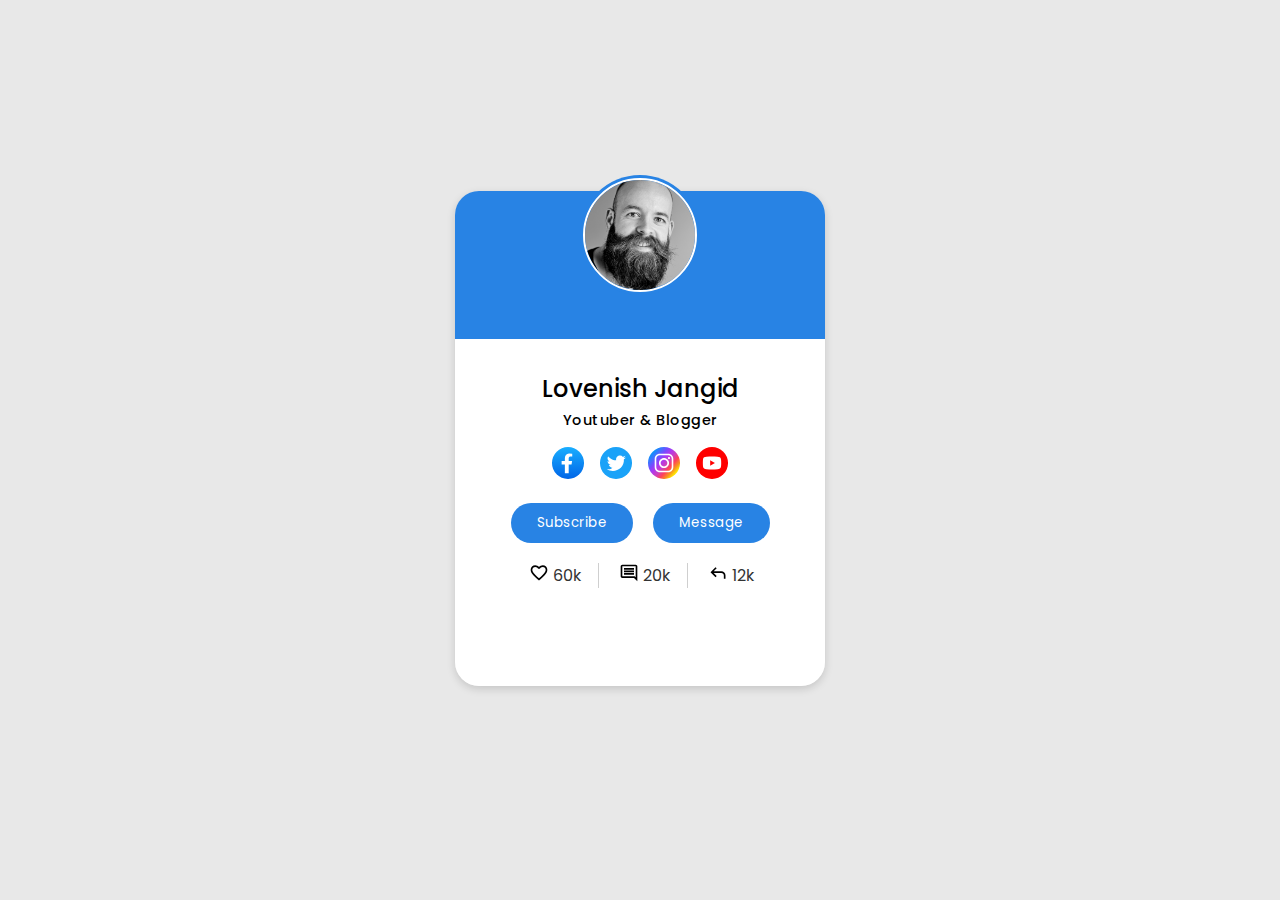
<file: 1. Profile-Card/index.html>
<!DOCTYPE html>
<html lang="en">

<head>
    <meta charset="UTF-8">
    <meta name="viewport" content="width=device-width, initial-scale=1.0">
    <title>User card</title>
    <link href="https://fonts.googleapis.com/css2?family=Poppins:wght@400;500;600&display=swap" rel="stylesheet">
    <link rel="stylesheet" href="style.css">
</head>

<body>
    <main class="container">
        <div class="card">
            <div class="top-side">
                <div class="circle">
                    <img src="/1. Profile-Card/images/craig-mckay-jmURdhtm7Ng-unsplash.jpg" alt="profile-img" class="avtar">
                </div>
            </div>
            <div class="bottom-side">
                <div class="text">
                    <h1>Lovenish Jangid</h1>
                    <p>Youtuber & Blogger</p>
                </div>
                <div class="social">
                    <a href="#"><div class="icon"><img src="/1. Profile-Card/icons/Facebook.svg" alt="facebook"></div></a>
                    <a href=""><div class="icon"><img src="/1. Profile-Card/icons/Twitter.svg" alt="twitter"></div></a>
                    <a href="#"><div class="icon"><img src="/1. Profile-Card/icons/Insta.svg" alt="instagram"></div></a>
                    <a href="#"><div class="icon"><img src="/1. Profile-Card/icons/Youtube.svg" alt="youtube"></div></a>
                </div>
                <div class="buttons">
                    <button>Subscribe</button>
                    <button>Message</button>
                </div>
                <div class="data">
                    <div class="folowers"><img src="/1. Profile-Card/icons/favorite.svg" alt="likes">
                        <p>60k</p>
                    </div>
                    <div class="folowers"><img src="/1. Profile-Card/icons/comment.svg" alt="comments">
                        <p>20k</p>
                    </div>
                    <div class="folowers"><img src="/1. Profile-Card/icons/reply.svg" alt="replies">
                        <p>12k</p>
                    </div>
                </div>
            </div>
        </div>
    </main>
</body>

</html>
</file>
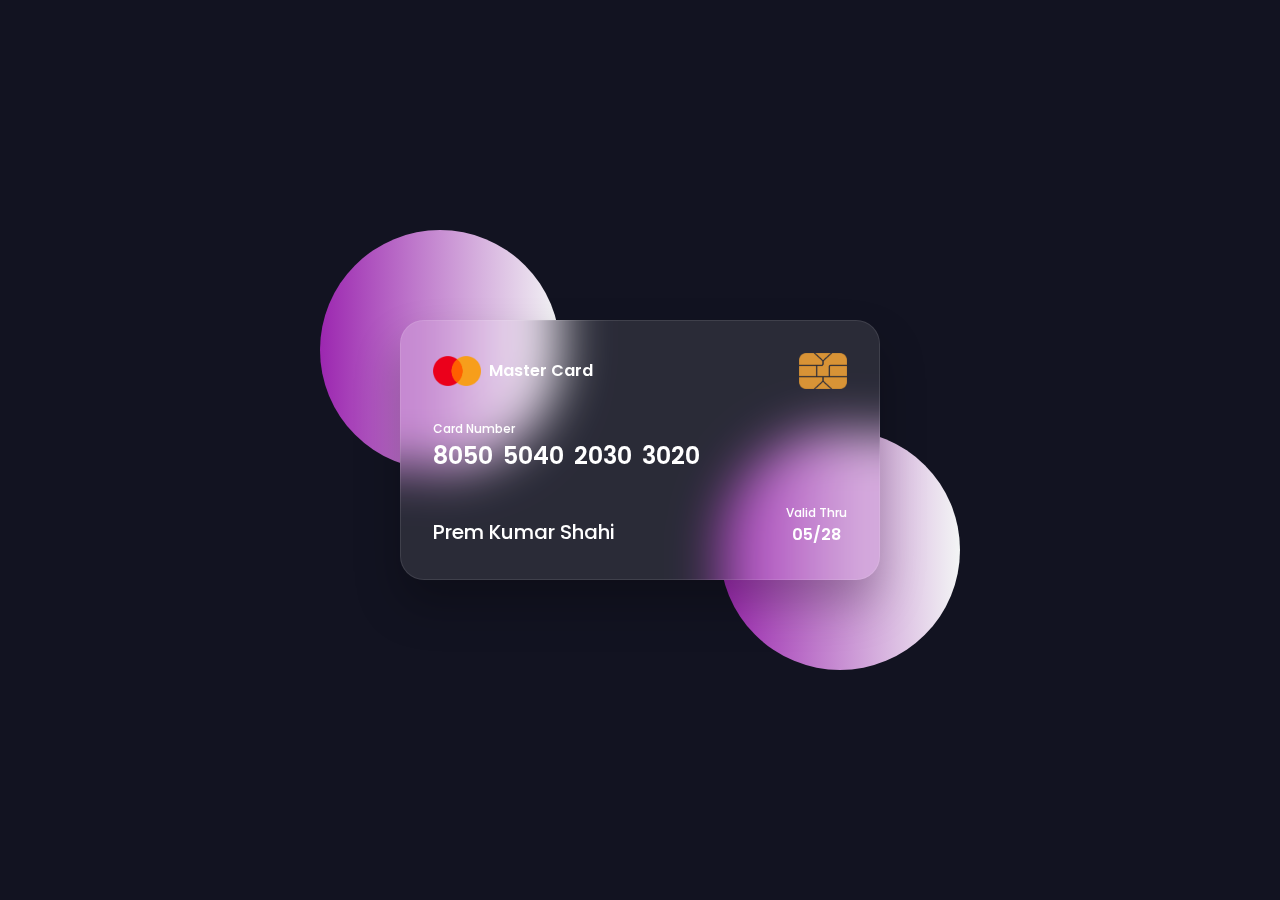
<file: 2. Card-Hover-Animation/index.html>
<!DOCTYPE html>
<html lang="en">

<head>
    <meta charset="UTF-8">
    <meta name="viewport" content="width=device-width, initial-scale=1.0">
    <title>Smart Card</title>
    <link rel="stylesheet" href="style.css">
</head>

<body>
    <section>
        <div class="container">
            <!--######################## card front side ######################-->
            <div class="card card-front">
                <div class="top">
                    <div class="logo">
                        <img src="/2. Card-Hover-Animation/images/master card logo.png" alt="mastercard">
                        <span>Master Card</span>
                    </div>
                    <img src="/2. Card-Hover-Animation/images/credit-card-chip.png" alt="chip-image">
                </div>

                <div class="mid">
                    <p class="txt">Card Number</p>
                    <P class="num">
                        <span>8050</span>
                        <span>5040</span>
                        <span>2030</span>
                        <span>3020</span>
                    </P>
                </div>

                <div class="bottom">
                    <p class="name">Prem Kumar Shahi</p>
                    <div class="expiry">
                        <p class="txt">Valid Thru</p>
                        <p class="date">05/28</p>
                    </div>
                </div>
            </div>

            <!--######################## card back side ######################-->

            <div class="card card-back">
                <p class="tollfree">for customer service toll +977 4343 3433 or email at mastercard@gmail.com</p>
                <div class="black"></div>
                <div class="cvv">
                    <div class="strip"></div>
                    <div class="num"><i>005</i></div>
                </div>
                <div class="desc">
                    <p>Lorem ipsum dolor sit amet consectetur adipisicing elit. Magni eum dolorem maxime voluptatem
                        recusandae culpa ex, porro ad laborum perspiciatis. Lorem ipsum dolor sit, amet consectetur
                        adipisicing elit. Laboriosam, adipisci!</p>
                </div>
            </div>
        </div>
    </section>
</body>

</html>
</file>
<file: 1. Profile-Card/style.css>
* {
    padding: 0;
    margin: 0;
    box-sizing: border-box;
    font-family: 'Poppins', sans-serif;

}

.container {
    background-color: rgb(232, 232, 232);
    display: flex;
    align-items: center;
    justify-content: center;
    height: 100vh;
}

.card {
    max-width: 370px;
    margin-bottom: 24px;
    width: 100%;
    height: 55vh;
    border-radius: 24px;
    box-shadow: 0px 3px 8px rgba(0, 0, 0, 0.15);
}

.top-side {
    height: 30%;
    background-color: rgb(40, 131, 228);
    border-radius: 24px 24px 0px 0px;
    display: flex;
    justify-content: center;
}

.circle {
    width: 120px;
    height: 120px;
    padding: 3px;
    border-radius: 50%;
    background-color: rgb(40, 131, 228);
    position: absolute;
    top: 175px;
    margin-bottom: 10px;
}
.avtar {
    width: 100%;
    height: 100%;
    border-radius: 50%;
    object-fit: cover;
    border: 2px solid white;
}

.bottom-side {
    height: 70%;
    background-color: white;
    display: flex;
    flex-direction: column;
    border-radius: 0px 0px 24px 24px;
    display: flex;
    flex-direction: column;
    align-items: center;
}

.text h1 {
    margin-top: 32px;
    font-size: 1.5rem;
    text-align: center;
    font-weight: 500;
}

.text p {
    font-size: 0.9rem;
    margin-top: 4px;
    text-align: center;
    font-weight: 500;
    letter-spacing: 0.5px;
}

.social {
    display: flex;
}

.icon {
    width: 32px;
    height: 32px;
    margin: 16px 8px;
}

.buttons {
    display: flex;
    width: 70%;
    justify-content: space-between;
    margin-top: 8px;
}

button {
    padding: 8px 24px;
    background-color: rgb(40, 131, 228);
    border-radius: 20px;
    border: transparent 2px solid;
    color: white;
    cursor: pointer;
    transition: all 0.3s ease-in;
    letter-spacing: 0.5px;
}

button:hover {
    background-color: white;
    border: 2px solid rgb(40, 131, 228);
    color: rgb(40, 131, 228);
}

.data {
    display: flex;
    padding: 20px 0px;
    color: #333;
}

.data img {
    margin: 0px 4px;
    width: 20px;
    height: 20px;
}

.folowers {
    display: flex;
    border-right: 1.5px solid rgb(207, 207, 207);
    padding: 0px 16px;
    justify-content: center;
}

.folowers:last-child {
    border-right: none;
}
</file>
<file: 2. Card-Hover-Animation/style.css>
@import url('https://fonts.googleapis.com/css2?family=Poppins:wght@300;400;500;600&display=swap');
* {
    margin: 0;
    padding: 0;
    box-sizing: border-box;
    font-family: 'Poppins', sans-serif;
}

section {
    position: relative;
    min-height: 100vh;
    width: 100%;
    background-color: #121321;
    display: flex;
    justify-content: center;
    align-items: center;
    /* hide and give postion for back side of card  */
    perspective: 1000px;
}

section::before{
    content: "";
    position: absolute;
    height: 240px;
    width: 240px;
    border-radius: 50%;
    transform: translate(-200px, -100px);
    background: linear-gradient(90deg, #9c27b0, #f3f5f5);
}

section::after{
    content: "";
    position: absolute;
    height: 240px;
    width: 240px;
    border-radius: 50%;
    transform: translate(200px, 100px);
    background: linear-gradient(90deg, #9c27b0, #f3f5f5);
}

.container {
    width: 480px;
    height: 260px;
    position: relative;
    z-index: 1;
    /* hide and give postion for back side of card  */
    transition: 0.6s;
    transform-style: preserve-3d;
}

.container:hover{
    /* hide and give postion for back side of card  */
    transform: rotateY(180deg);
}

.card {
    width: 100%;
    height: 100%;
    border-radius: 24px;
    backdrop-filter: blur(25px);
    background-color: rgba(255, 255, 255, 0.1);
    box-shadow: 0 25px 45px rgba(0, 0, 0, 0.25);
    border: 1px solid rgba(255, 255, 255, 0.1);

    /* hide and give postion for back side of card  */
    position: absolute;
    backface-visibility: hidden;
}

/*###################### Card front view  ###########################*/
.card-front{
    padding: 32px;
    display: flex;
    flex-direction: column;
    justify-content: space-between;
}

/*----------------- card top area  ------------------*/
.top {
    display: flex;
    justify-content: space-between;
    align-items: center; 
    /* margin: 4px; */
    color: white;
}

.top .logo{
    display: flex;
    align-items: center; 
}

.top .logo img{
    width: 48px;
    margin-right: 8px;
}
.top .logo span{
    font-size: 1rem;
    font-weight: 600;
}

.top img{
    width: 48px;
}


/*---------------------- middle area -------------------- */

.txt{
    font-size: 0.75rem;
    font-weight: 500;
    color: white;
}

.mid .num{
    font-weight: 600;
    font-size: 1.5rem;
    color: white;
}

.mid .num span{
    margin-right: 4px;
}

 /*------------------------ bottom area ---------------------------- */

 .bottom{
    display: flex;
    justify-content: space-between;
    align-items: end;
    color: white;
}

.bottom .name{
    align-content: baseline;
    line-height: none;
    font-size: 1.25rem;
    font-weight: 500;
 }

 .expiry {
    /* height: 80px; */
    display: flex;
    flex-direction: column;
    align-items: center;
    justify-content: flex-end;
 }

 .bottom .expiry .date {
    font-size: 1rem;
    font-weight: 600;
 }

 /*######################## Card back view  ########################*/

 .card-back{
    width: 100%;
    height: 100%;
    border-radius: 24px;
    border: none;
    display: flex;
    flex-direction: column;
    justify-content: space-between;
    background-color: rgba(255, 255, 255, 0.3);
    backdrop-filter: blur(10px);
    transform: rotateY(180deg);
}

.tollfree{
    font-size: 0.65rem;
    margin: 0px 24px;
    margin-top: 16px;
    color: white;
}

.black {
    height: 50px;
    background-color: black;
}

.cvv {
    display: flex;
    height: 40px;
    margin: 0px 24px;
    align-items: center;
}

.strip{
    border-radius: 8px;
    height: 50px;
    width: 100%;
    background: repeating-linear-gradient(#fff, #fff 3px, #efefef 0px, #efefef 9px);
    align-self: center;
    display: flex;
    flex-direction: column;
    overflow: hidden;
}

.cvv .num {
    height: 60%;
    font-weight: 500;   
    background-color: white;
    padding: 4px 8px 4px 2px;
    border-radius: 0px 4px 4px 0px;
    display: flex;
    justify-content: center;
    align-items: center;
    font-size: 0.65rem;
    z-index: -1;
}

.desc {
    padding: 0px 24px 24px;
    font-size: 0.65rem;
    color: white;
}
</file>
